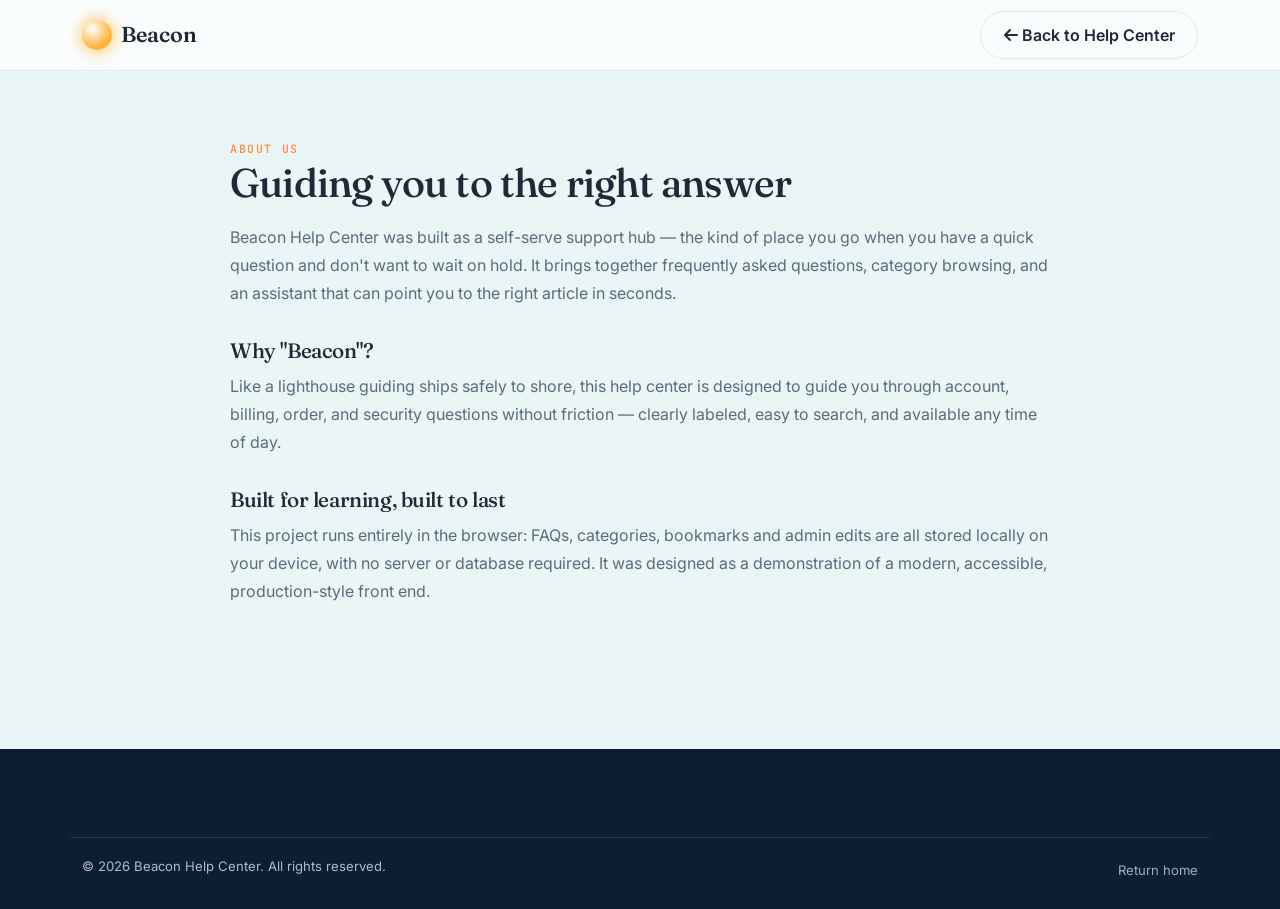
<file: about.html>
<!DOCTYPE html>
<html lang="en" data-theme="light">
<head>
<meta charset="UTF-8">
<meta name="viewport" content="width=device-width, initial-scale=1.0">
<title>About — Beacon Help Center</title>
<link href="https://fonts.googleapis.com/css2?family=Fraunces:wght@400;500;600;700&family=Inter:wght@400;500;600;700&family=JetBrains+Mono:wght@500&display=swap" rel="stylesheet">
<link href="https://cdnjs.cloudflare.com/ajax/libs/bootstrap/5.3.3/css/bootstrap.min.css" rel="stylesheet">
<link href="https://cdnjs.cloudflare.com/ajax/libs/font-awesome/6.5.2/css/all.min.css" rel="stylesheet">
<link rel="stylesheet" href="style.css">
</head>
<body>
<nav class="navbar navbar-beacon navbar-expand-lg">
  <div class="container">
    <a class="brand-mark" href="index.html"><span class="lamp"></span> Beacon</a>
    <a href="index.html" class="btn btn-outline-beacon" style="color:var(--text); border-color:var(--border);"><i class="fa-solid fa-arrow-left me-1"></i>Back to Help Center</a>
  </div>
</nav>
<div class="container static-page">
  <span class="eyebrow">ABOUT US</span>
  <h1>Guiding you to the right answer</h1>
  <p>Beacon Help Center was built as a self-serve support hub — the kind of place you go when you have a quick question and don't want to wait on hold. It brings together frequently asked questions, category browsing, and an assistant that can point you to the right article in seconds.</p>
  <h2>Why "Beacon"?</h2>
  <p>Like a lighthouse guiding ships safely to shore, this help center is designed to guide you through account, billing, order, and security questions without friction — clearly labeled, easy to search, and available any time of day.</p>
  <h2>Built for learning, built to last</h2>
  <p>This project runs entirely in the browser: FAQs, categories, bookmarks and admin edits are all stored locally on your device, with no server or database required. It was designed as a demonstration of a modern, accessible, production-style front end.</p>
</div>
<footer class="footer-beacon">
  <div class="container footer-bottom">
    <span>&copy; 2026 Beacon Help Center. All rights reserved.</span>
    <a href="index.html">Return home</a>
  </div>
</footer>
</body>
</html>
</file>
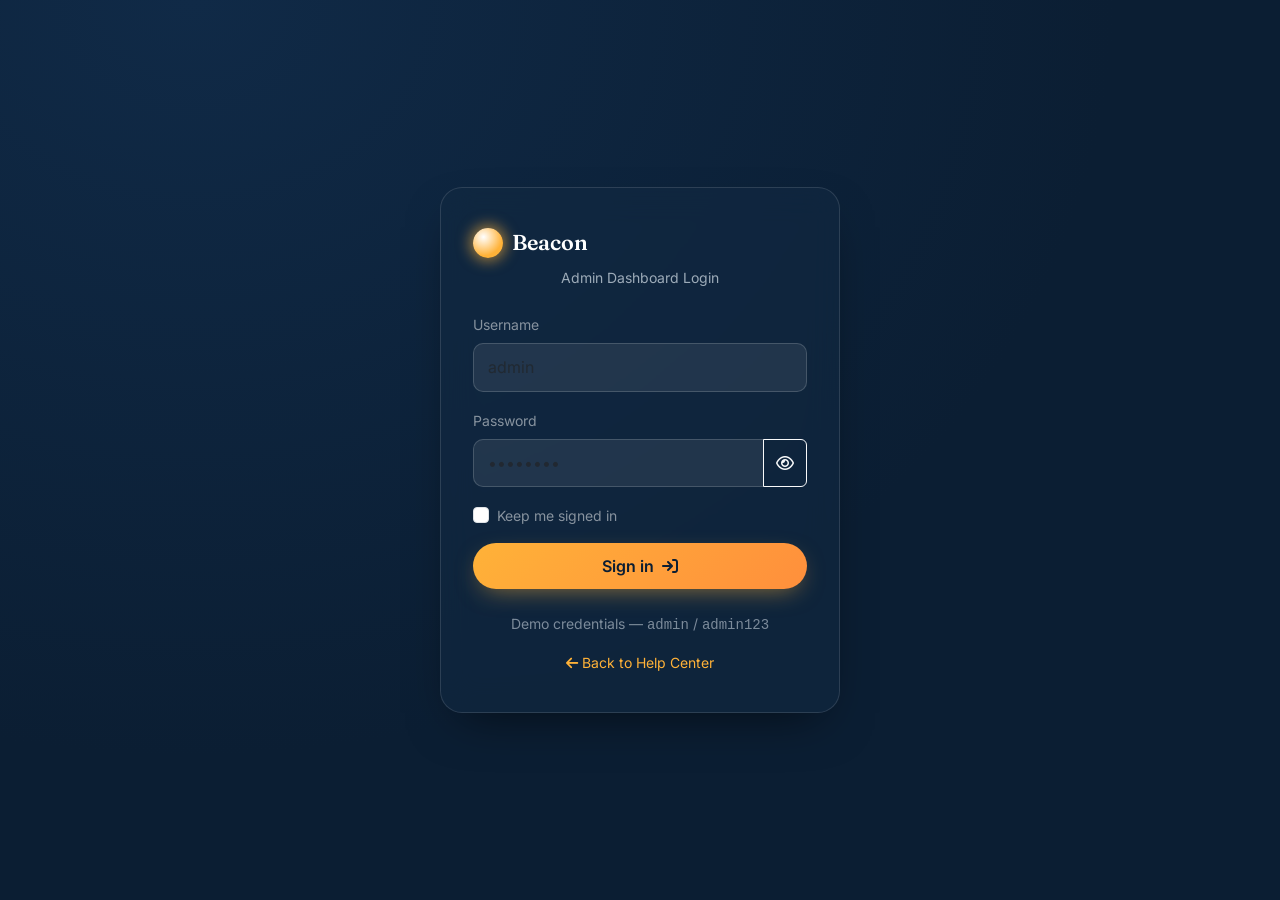
<file: login.html>
<!DOCTYPE html>
<html lang="en" data-theme="light">
<head>
<meta charset="UTF-8">
<meta name="viewport" content="width=device-width, initial-scale=1.0">
<title>Admin Login — Beacon Help Center</title>
<link href="https://fonts.googleapis.com/css2?family=Fraunces:wght@500;600;700&family=Inter:wght@400;500;600;700&family=JetBrains+Mono:wght@500&display=swap" rel="stylesheet">
<link href="https://cdnjs.cloudflare.com/ajax/libs/bootstrap/5.3.3/css/bootstrap.min.css" rel="stylesheet">
<link href="https://cdnjs.cloudflare.com/ajax/libs/font-awesome/6.5.2/css/all.min.css" rel="stylesheet">
<link rel="stylesheet" href="style.css">
<link rel="stylesheet" href="admin.css">
</head>
<body data-theme="dark" style="background:var(--deep-sea);">
<div class="login-shell">
  <div class="beam-sweep" aria-hidden="true"></div>
  <div class="login-card" data-aos="fade-up">
    <a href="index.html" class="brand-mark justify-content-center mb-2" style="color:#fff;"><span class="lamp"></span> Beacon</a>
    <p class="text-center small mb-4" style="color:rgba(234,242,250,.65)">Admin Dashboard Login</p>

    <div id="loginAlert" class="alert alert-danger py-2 small d-none" role="alert"></div>

    <form id="loginForm">
      <div class="mb-3">
        <label class="form-label small text-white-50">Username</label>
        <input type="text" class="form-control" id="loginUser" placeholder="admin" autocomplete="username" required>
      </div>
      <div class="mb-3">
        <label class="form-label small text-white-50">Password</label>
        <div class="input-group">
          <input type="password" class="form-control" id="loginPass" placeholder="••••••••" autocomplete="current-password" required>
          <button class="btn btn-outline-light" type="button" id="togglePass"><i class="fa-regular fa-eye"></i></button>
        </div>
      </div>
      <div class="form-check mb-3">
        <input class="form-check-input" type="checkbox" id="rememberMe">
        <label class="form-check-label small text-white-50" for="rememberMe">Keep me signed in</label>
      </div>
      <button type="submit" class="btn btn-beacon w-100 ripple">Sign in <i class="fa-solid fa-arrow-right-to-bracket ms-1"></i></button>
    </form>
    <p class="text-center small mt-4" style="color:rgba(234,242,250,.5)">
      Demo credentials — <span class="font-monospace">admin</span> / <span class="font-monospace">admin123</span>
    </p>
    <a href="index.html" class="d-block text-center small mt-2" style="color:var(--beacon-amber);"><i class="fa-solid fa-arrow-left me-1"></i>Back to Help Center</a>
  </div>
</div>

<div class="toast-stack" id="toastStack"></div>

<script src="https://cdnjs.cloudflare.com/ajax/libs/bootstrap/5.3.3/js/bootstrap.bundle.min.js"></script>
<script src="admin.js"></script>
</body>
</html>
</file>
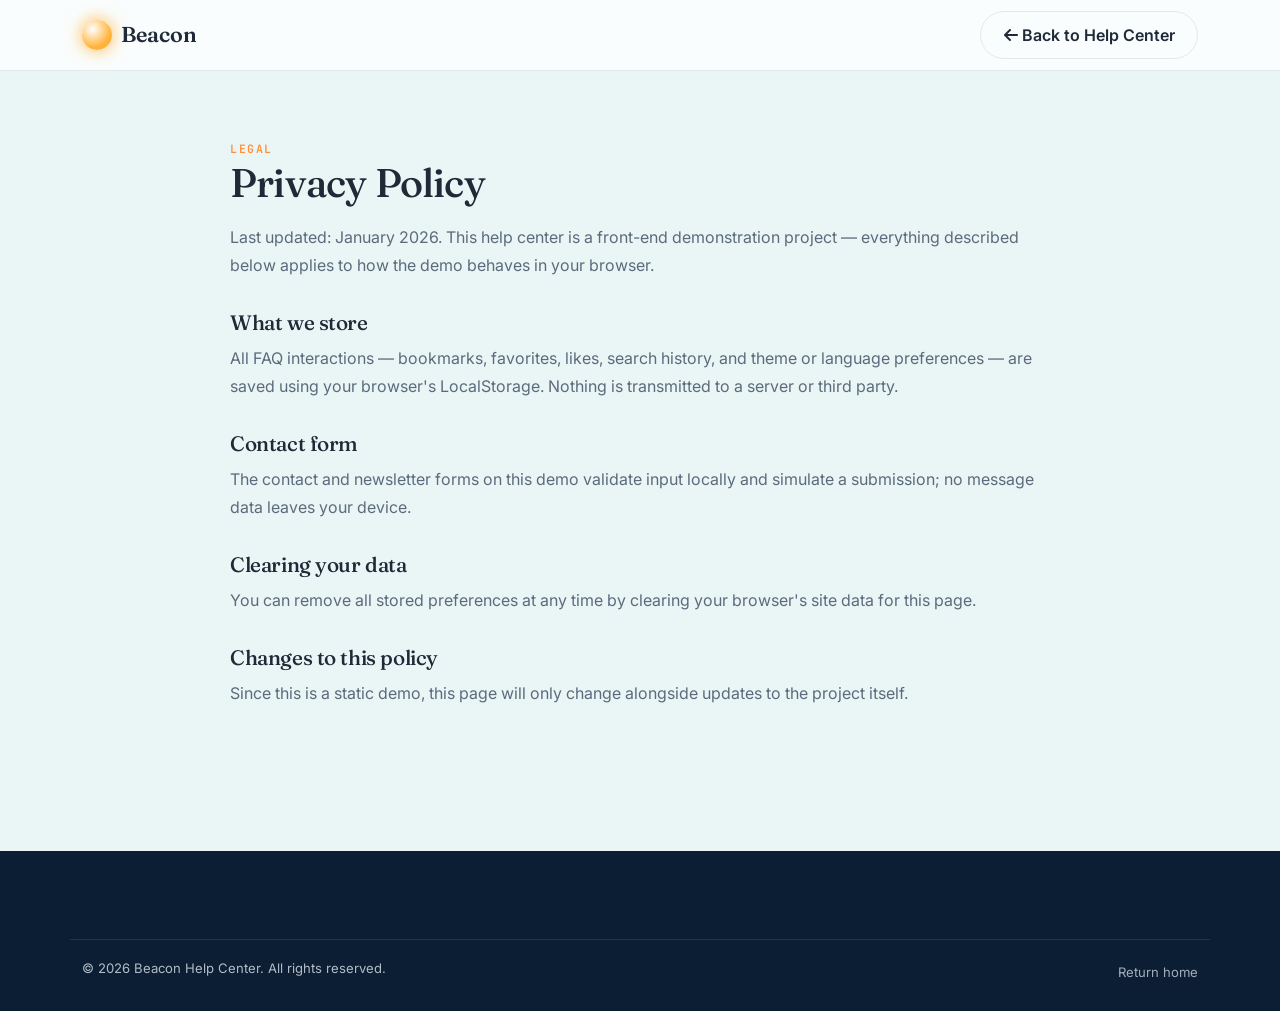
<file: privacy.html>
<!DOCTYPE html>
<html lang="en" data-theme="light">
<head>
<meta charset="UTF-8">
<meta name="viewport" content="width=device-width, initial-scale=1.0">
<title>Privacy Policy — Beacon Help Center</title>
<link href="https://fonts.googleapis.com/css2?family=Fraunces:wght@400;500;600;700&family=Inter:wght@400;500;600;700&family=JetBrains+Mono:wght@500&display=swap" rel="stylesheet">
<link href="https://cdnjs.cloudflare.com/ajax/libs/bootstrap/5.3.3/css/bootstrap.min.css" rel="stylesheet">
<link href="https://cdnjs.cloudflare.com/ajax/libs/font-awesome/6.5.2/css/all.min.css" rel="stylesheet">
<link rel="stylesheet" href="style.css">
</head>
<body>
<nav class="navbar navbar-beacon navbar-expand-lg">
  <div class="container">
    <a class="brand-mark" href="index.html"><span class="lamp"></span> Beacon</a>
    <a href="index.html" class="btn btn-outline-beacon" style="color:var(--text); border-color:var(--border);"><i class="fa-solid fa-arrow-left me-1"></i>Back to Help Center</a>
  </div>
</nav>
<div class="container static-page">
  <span class="eyebrow">LEGAL</span>
  <h1>Privacy Policy</h1>
  <p>Last updated: January 2026. This help center is a front-end demonstration project — everything described below applies to how the demo behaves in your browser.</p>
  <h2>What we store</h2>
  <p>All FAQ interactions — bookmarks, favorites, likes, search history, and theme or language preferences — are saved using your browser's LocalStorage. Nothing is transmitted to a server or third party.</p>
  <h2>Contact form</h2>
  <p>The contact and newsletter forms on this demo validate input locally and simulate a submission; no message data leaves your device.</p>
  <h2>Clearing your data</h2>
  <p>You can remove all stored preferences at any time by clearing your browser's site data for this page.</p>
  <h2>Changes to this policy</h2>
  <p>Since this is a static demo, this page will only change alongside updates to the project itself.</p>
</div>
<footer class="footer-beacon">
  <div class="container footer-bottom">
    <span>&copy; 2026 Beacon Help Center. All rights reserved.</span>
    <a href="index.html">Return home</a>
  </div>
</footer>
</body>
</html>
</file>
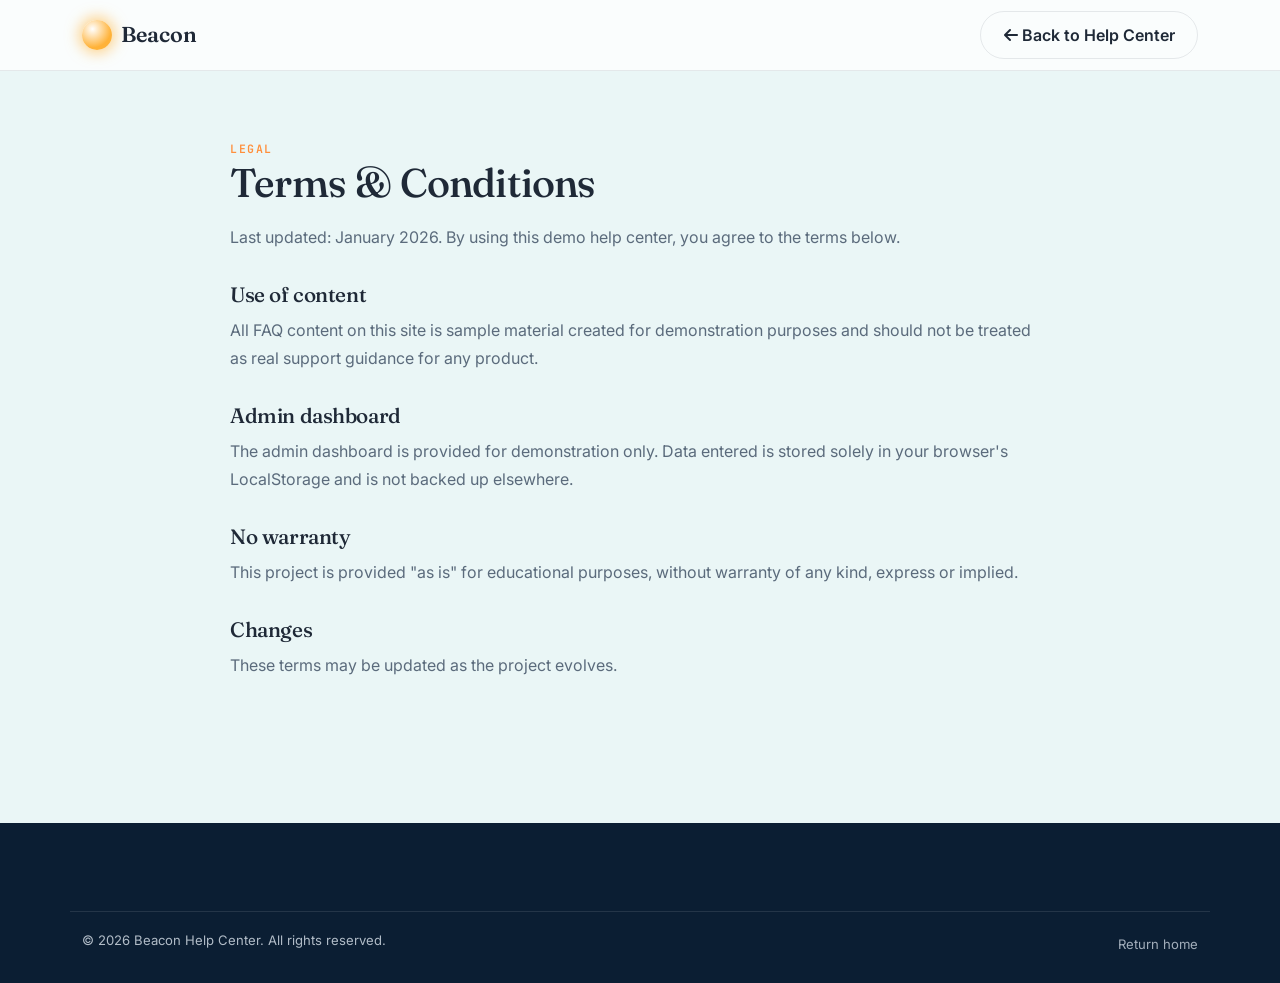
<file: terms.html>
<!DOCTYPE html>
<html lang="en" data-theme="light">
<head>
<meta charset="UTF-8">
<meta name="viewport" content="width=device-width, initial-scale=1.0">
<title>Terms &amp; Conditions — Beacon Help Center</title>
<link href="https://fonts.googleapis.com/css2?family=Fraunces:wght@400;500;600;700&family=Inter:wght@400;500;600;700&family=JetBrains+Mono:wght@500&display=swap" rel="stylesheet">
<link href="https://cdnjs.cloudflare.com/ajax/libs/bootstrap/5.3.3/css/bootstrap.min.css" rel="stylesheet">
<link href="https://cdnjs.cloudflare.com/ajax/libs/font-awesome/6.5.2/css/all.min.css" rel="stylesheet">
<link rel="stylesheet" href="style.css">
</head>
<body>
<nav class="navbar navbar-beacon navbar-expand-lg">
  <div class="container">
    <a class="brand-mark" href="index.html"><span class="lamp"></span> Beacon</a>
    <a href="index.html" class="btn btn-outline-beacon" style="color:var(--text); border-color:var(--border);"><i class="fa-solid fa-arrow-left me-1"></i>Back to Help Center</a>
  </div>
</nav>
<div class="container static-page">
  <span class="eyebrow">LEGAL</span>
  <h1>Terms &amp; Conditions</h1>
  <p>Last updated: January 2026. By using this demo help center, you agree to the terms below.</p>
  <h2>Use of content</h2>
  <p>All FAQ content on this site is sample material created for demonstration purposes and should not be treated as real support guidance for any product.</p>
  <h2>Admin dashboard</h2>
  <p>The admin dashboard is provided for demonstration only. Data entered is stored solely in your browser's LocalStorage and is not backed up elsewhere.</p>
  <h2>No warranty</h2>
  <p>This project is provided "as is" for educational purposes, without warranty of any kind, express or implied.</p>
  <h2>Changes</h2>
  <p>These terms may be updated as the project evolves.</p>
</div>
<footer class="footer-beacon">
  <div class="container footer-bottom">
    <span>&copy; 2026 Beacon Help Center. All rights reserved.</span>
    <a href="index.html">Return home</a>
  </div>
</footer>
</body>
</html>
</file>
<file: style.css>
/* ==========================================================================
   Beacon Help Center — style.css
   Design tokens: "Beacon" theme — a lighthouse guiding you to answers.
   Deep Sea (bg) + Beacon Amber (signature accent) + Sea Foam (light bg)
   Display: Fraunces / Body: Inter / Utility-Mono: JetBrains Mono
   ========================================================================== */

:root{
  --deep-sea:      #0B1E33;
  --deep-sea-2:    #102A47;
  --beacon-amber:  #FFB238;
  --beacon-amber-2:#FF8F3C;
  --sea-foam:      #EAF6F6;
  --slate-ink:     #1F2937;
  --slate-soft:    #5B6B7C;
  --coral:         #FF6B6B;
  --mint:          #35C99B;
  --white:         #ffffff;
  --card-radius:   18px;
  --card-radius-sm:12px;
  --shadow-soft:   0 10px 30px -12px rgba(11,30,51,.25);
  --shadow-amber:  0 8px 24px -8px rgba(255,178,56,.55);

  --bg:            var(--sea-foam);
  --surface:       #ffffff;
  --text:          var(--slate-ink);
  --text-muted:    var(--slate-soft);
  --border:        rgba(11,30,51,.09);
  --nav-bg:        rgba(255,255,255,.75);

  --font-display: "Fraunces", Georgia, serif;
  --font-body: "Inter", system-ui, -apple-system, sans-serif;
  --font-mono: "JetBrains Mono", ui-monospace, monospace;
}

[data-theme="dark"]{
  --bg:            var(--deep-sea);
  --surface:       #122841;
  --text:          #EAF2FA;
  --text-muted:    #93A6BC;
  --border:        rgba(255,255,255,.09);
  --nav-bg:        rgba(11,30,51,.75);
}

*{ box-sizing: border-box; }
html{ scroll-behavior: smooth; }
body{
  margin:0;
  font-family: var(--font-body);
  background: var(--bg);
  color: var(--text);
  transition: background .35s ease, color .35s ease;
  -webkit-font-smoothing: antialiased;
}
h1,h2,h3,h4,.display{ font-family: var(--font-display); letter-spacing: -.02em; }
.eyebrow{
  font-family: var(--font-mono);
  font-size: .72rem;
  letter-spacing: .14em;
  text-transform: uppercase;
  color: var(--beacon-amber-2);
  font-weight: 600;
}
a{ color: inherit; text-decoration: none; }
::selection{ background: var(--beacon-amber); color: var(--deep-sea); }

:focus-visible{
  outline: 3px solid var(--beacon-amber);
  outline-offset: 2px;
  border-radius: 4px;
}
@media (prefers-reduced-motion: reduce){
  *{ animation-duration: .001ms !important; animation-iteration-count: 1 !important; transition-duration: .001ms !important; scroll-behavior: auto !important; }
}

/* ---------- Loading Screen ---------- */
#loading-screen{
  position: fixed; inset: 0; z-index: 9999;
  display: flex; align-items: center; justify-content: center;
  background: var(--deep-sea);
  transition: opacity .5s ease, visibility .5s ease;
}
#loading-screen.hidden{ opacity: 0; visibility: hidden; }
.beacon-loader{ position: relative; width: 90px; height: 90px; }
.beacon-loader .core{
  position:absolute; inset:35px; border-radius:50%;
  background: radial-gradient(circle at 40% 35%, #fff, var(--beacon-amber) 60%);
  box-shadow: 0 0 30px 8px rgba(255,178,56,.7);
}
.beacon-loader .ring{
  position:absolute; inset:0; border-radius:50%;
  border: 2px solid rgba(255,178,56,.55);
  animation: beacon-pulse 1.6s ease-out infinite;
}
.beacon-loader .ring:nth-child(2){ animation-delay: .5s; }
.beacon-loader .ring:nth-child(3){ animation-delay: 1s; }
@keyframes beacon-pulse{
  0%{ transform: scale(.4); opacity: 1; }
  100%{ transform: scale(1.4); opacity: 0; }
}

/* ---------- Reading Progress Bar ---------- */
#reading-progress{
  position: fixed; top:0; left:0; height:3px; width:0%;
  background: linear-gradient(90deg, var(--beacon-amber), var(--coral));
  z-index: 2000; transition: width .1s linear;
}

/* ---------- Navbar ---------- */
.navbar-beacon{
  position: sticky; top:0; z-index: 1030;
  backdrop-filter: blur(14px);
  background: var(--nav-bg);
  border-bottom: 1px solid var(--border);
  padding: .7rem 0;
}
.brand-mark{
  display:inline-flex; align-items:center; gap:.55rem;
  font-family: var(--font-display); font-weight: 600; font-size: 1.35rem;
}
.brand-mark .lamp{
  width: 30px; height: 30px; border-radius: 50%;
  background: radial-gradient(circle at 35% 30%, #fff, var(--beacon-amber) 65%);
  box-shadow: 0 0 14px 3px rgba(255,178,56,.6);
}
.navbar-beacon .nav-link{
  font-weight: 500; color: var(--text) !important; opacity:.8;
  padding: .5rem .9rem !important; border-radius: 999px;
}
.navbar-beacon .nav-link:hover, .navbar-beacon .nav-link.active{ opacity:1; background: rgba(255,178,56,.14); }
.icon-btn{
  width:40px; height:40px; border-radius:50%;
  display:inline-flex; align-items:center; justify-content:center;
  border:1px solid var(--border); background: var(--surface); color: var(--text);
  cursor:pointer; transition: transform .2s ease, box-shadow .2s ease;
}
.icon-btn:hover{ transform: translateY(-2px); box-shadow: var(--shadow-soft); }
.theme-toggle .fa-sun{ display:none; }
[data-theme="dark"] .theme-toggle .fa-sun{ display:inline; }
[data-theme="dark"] .theme-toggle .fa-moon{ display:none; }

/* ---------- Hero ---------- */
.hero{
  position: relative; overflow: hidden;
  background: radial-gradient(120% 140% at 15% 0%, var(--deep-sea-2), var(--deep-sea) 60%);
  color: #fff; padding: 7rem 0 9rem;
}
.hero::before{
  content:""; position:absolute; inset:0;
  background-image:
    radial-gradient(1.5px 1.5px at 20% 30%, rgba(255,255,255,.5) 50%, transparent 51%),
    radial-gradient(1.5px 1.5px at 70% 60%, rgba(255,255,255,.35) 50%, transparent 51%),
    radial-gradient(1.5px 1.5px at 40% 80%, rgba(255,255,255,.3) 50%, transparent 51%),
    radial-gradient(1.5px 1.5px at 85% 20%, rgba(255,255,255,.4) 50%, transparent 51%);
  opacity:.6; pointer-events:none;
}
.hero .beam-sweep{
  position:absolute; top:-20%; left:50%; width:180%; height:180%;
  background: conic-gradient(from 200deg at 50% 0%, transparent 0deg, rgba(255,178,56,.16) 18deg, transparent 40deg);
  transform: translateX(-50%);
  animation: sweep 7s linear infinite;
  pointer-events:none;
}
@keyframes sweep{ 0%{ transform: translateX(-50%) rotate(0deg);} 100%{ transform: translateX(-50%) rotate(360deg);} }
.hero h1{ font-size: clamp(2.2rem, 5vw, 3.6rem); font-weight:600; line-height:1.08; }
.hero .lede{ color: rgba(234,242,250,.78); font-size: 1.1rem; max-width: 620px; }

.search-beacon{ position:relative; max-width: 640px; }
.search-beacon input{
  width:100%; padding: 1.05rem 1.4rem 1.05rem 3.2rem;
  border-radius: 999px; border: none; font-size: 1rem;
  background: rgba(255,255,255,.96); color: var(--slate-ink);
  box-shadow: var(--shadow-soft);
}
.search-beacon input:focus{ outline: none; box-shadow: 0 0 0 4px rgba(255,178,56,.45); }
.search-beacon .fa-magnifying-glass{ position:absolute; left:1.3rem; top:50%; transform: translateY(-50%); color: var(--slate-soft); }
.search-beacon .mic-btn{
  position:absolute; right: .4rem; top:50%; transform: translateY(-50%);
  width:44px; height:44px; border-radius:50%; border:none; cursor:pointer;
  background: var(--beacon-amber); color: var(--deep-sea); display:flex; align-items:center; justify-content:center;
  box-shadow: var(--shadow-amber);
}
.search-beacon .mic-btn.listening{ animation: mic-pulse 1s ease-in-out infinite; background: var(--coral); color:#fff; }
@keyframes mic-pulse{ 0%,100%{ box-shadow: 0 0 0 0 rgba(255,107,107,.5);} 50%{ box-shadow: 0 0 0 10px rgba(255,107,107,0);} }

.suggestions-panel{
  position:absolute; left:0; right:0; top:calc(100% + 10px);
  background: var(--surface); border-radius: 16px; box-shadow: var(--shadow-soft);
  overflow:hidden; z-index: 50; text-align:left; display:none; border: 1px solid var(--border);
}
.suggestions-panel.show{ display:block; }
.suggestions-panel .sugg-item{
  padding:.7rem 1.1rem; cursor:pointer; display:flex; justify-content:space-between; gap:.5rem;
  color: var(--text); font-size:.92rem; border-bottom:1px solid var(--border);
}
.suggestions-panel .sugg-item:last-child{ border-bottom:none; }
.suggestions-panel .sugg-item:hover{ background: rgba(255,178,56,.12); }
.suggestions-panel .sugg-item mark{ background: rgba(255,178,56,.5); color: inherit; padding:0 2px; border-radius:3px; }

.hero-stats{ display:flex; gap:2.2rem; margin-top: 2.4rem; flex-wrap:wrap; }
.hero-stats .stat b{ font-family: var(--font-display); font-size: 1.6rem; display:block; }
.hero-stats .stat span{ color: rgba(234,242,250,.65); font-size:.82rem; }

/* ---------- Section shells ---------- */
.section-head{ max-width: 640px; margin: 0 auto 2.6rem; text-align:center; }
.section-pad{ padding: 5rem 0; }

/* ---------- Category cards ---------- */
.cat-card{
  background: var(--surface); border-radius: var(--card-radius);
  border: 1px solid var(--border); padding: 1.6rem 1.3rem;
  cursor:pointer; height:100%; transition: transform .25s ease, box-shadow .25s ease, border-color .25s ease;
}
.cat-card:hover{ transform: translateY(-6px); box-shadow: var(--shadow-soft); border-color: var(--beacon-amber); }
.cat-card .cat-icon{
  width:52px; height:52px; border-radius: 14px; display:flex; align-items:center; justify-content:center;
  background: linear-gradient(135deg, var(--beacon-amber), var(--beacon-amber-2)); color: var(--deep-sea);
  font-size: 1.2rem; margin-bottom: 1rem;
}
.cat-card.active{ border-color: var(--beacon-amber); box-shadow: var(--shadow-amber); }
.cat-card h5{ margin:0 0 .2rem; font-size:1.02rem; }
.cat-card .count{ font-family: var(--font-mono); font-size:.78rem; color: var(--text-muted); }

/* ---------- Glass panel (filters / search bar of FAQ section) ---------- */
.glass-panel{
  background: var(--surface); border: 1px solid var(--border); border-radius: var(--card-radius);
  padding: 1.1rem 1.3rem; box-shadow: var(--shadow-soft);
}
.filter-chip{
  border:1px solid var(--border); background: var(--bg); color: var(--text);
  border-radius: 999px; padding: .4rem .95rem; font-size:.85rem; cursor:pointer;
  transition: all .2s ease;
}
.filter-chip.active, .filter-chip:hover{ background: var(--beacon-amber); border-color: var(--beacon-amber); color: var(--deep-sea); }

/* ---------- FAQ accordion ---------- */
.faq-accordion .accordion-item{
  background: var(--surface); border: 1px solid var(--border); border-radius: var(--card-radius-sm) !important;
  margin-bottom: .8rem; overflow:hidden;
}
.faq-accordion .accordion-button{
  background: var(--surface); color: var(--text); font-weight:600; font-size: 1rem;
  box-shadow:none; padding: 1.1rem 1.3rem;
}
.faq-accordion .accordion-button:not(.collapsed){ color: var(--beacon-amber-2); background: rgba(255,178,56,.08); }
.faq-accordion .accordion-button:focus{ box-shadow:none; }
.faq-accordion .accordion-button::after{ filter: none; }
.faq-accordion .accordion-body{ padding: 0 1.3rem 1.3rem; color: var(--text-muted); }
.faq-meta{ display:flex; flex-wrap:wrap; gap:.5rem; margin: .8rem 0; }
.faq-meta .badge-tag{
  font-family: var(--font-mono); font-size:.7rem; padding:.28rem .6rem; border-radius:999px;
  background: var(--bg); color: var(--text-muted); border:1px solid var(--border);
}
.faq-actions{ display:flex; align-items:center; gap:.4rem; flex-wrap:wrap; margin-top: .6rem; }
.faq-actions button{
  border:1px solid var(--border); background: var(--surface); color: var(--text-muted);
  border-radius: 999px; padding:.35rem .75rem; font-size:.78rem; cursor:pointer; display:inline-flex; align-items:center; gap:.35rem;
  transition: all .2s ease;
}
.faq-actions button:hover{ color: var(--deep-sea); background: var(--beacon-amber); border-color: var(--beacon-amber); }
.faq-actions button.is-active{ color:#fff; background: var(--coral); border-color: var(--coral); }
.faq-stat{ font-family: var(--font-mono); font-size:.72rem; color: var(--text-muted); }

/* No results */
.no-results{ text-align:center; padding: 3rem 1rem; }
.no-results .lamp-off{ font-size: 3.2rem; color: var(--text-muted); }

/* ---------- Skeleton ---------- */
.skeleton{ border-radius: var(--card-radius-sm); background: linear-gradient(90deg, var(--border) 25%, rgba(255,178,56,.15) 37%, var(--border) 63%); background-size: 400% 100%; animation: sk 1.4s ease infinite; height: 62px; margin-bottom:.8rem; }
@keyframes sk{ 0%{ background-position: 100% 50%; } 100%{ background-position: 0 50%; } }

/* ---------- Buttons ---------- */
.btn-beacon{
  background: linear-gradient(135deg, var(--beacon-amber), var(--beacon-amber-2));
  color: var(--deep-sea); border:none; font-weight:600; border-radius: 999px; padding:.7rem 1.5rem;
  box-shadow: var(--shadow-amber); position:relative; overflow:hidden;
}
.btn-beacon:hover{ color: var(--deep-sea); filter: brightness(1.05); }
.btn-outline-beacon{
  background: transparent; border: 1.5px solid rgba(255,255,255,.5); color:#fff; border-radius:999px; padding:.68rem 1.4rem; font-weight:600;
}
/* ripple */
.ripple{ position: relative; overflow: hidden; }
.ripple-el{ position:absolute; border-radius:50%; background: rgba(255,255,255,.55); transform: scale(0); animation: ripple .6s ease-out; pointer-events:none; }
@keyframes ripple{ to{ transform: scale(3); opacity:0; } }

/* ---------- Contact / Newsletter ---------- */
.contact-card{ background: var(--surface); border:1px solid var(--border); border-radius: var(--card-radius); padding: 2rem; box-shadow: var(--shadow-soft); }
.form-control, .form-select{
  background: var(--bg); border:1px solid var(--border); color: var(--text); border-radius: 10px; padding:.7rem .9rem;
}
.form-control:focus, .form-select:focus{ background: var(--bg); color: var(--text); border-color: var(--beacon-amber); box-shadow: 0 0 0 3px rgba(255,178,56,.25); }
.invalid-feedback{ display:none; color: var(--coral); font-size:.8rem; }
.was-validated .form-control:invalid ~ .invalid-feedback,
.form-control.is-invalid ~ .invalid-feedback{ display:block; }
.form-control.is-valid{ border-color: var(--mint); }
.form-control.is-invalid{ border-color: var(--coral); }

/* ---------- Footer ---------- */
.footer-beacon{ background: var(--deep-sea); color: rgba(234,242,250,.75); padding: 3.5rem 0 1.5rem; margin-top: 4rem; }
.footer-beacon h6{ color:#fff; font-family: var(--font-display); }
.footer-beacon a{ color: rgba(234,242,250,.68); display:block; padding:.25rem 0; }
.footer-beacon a:hover{ color: var(--beacon-amber); }
.footer-bottom{ border-top:1px solid rgba(255,255,255,.1); margin-top:2rem; padding-top:1.2rem; font-size:.82rem; display:flex; flex-wrap:wrap; justify-content:space-between; gap:.6rem; }
.social-dot{ width:38px; height:38px; border-radius:50%; border:1px solid rgba(255,255,255,.18); display:inline-flex; align-items:center; justify-content:center; margin-right:.5rem; }
.social-dot:hover{ background: var(--beacon-amber); color: var(--deep-sea); border-color: var(--beacon-amber); }

/* ---------- Back to top ---------- */
#back-to-top{
  position: fixed; bottom: 5.5rem; right: 1.5rem; z-index: 900;
  width:46px; height:46px; border-radius:50%; border:none;
  background: var(--beacon-amber); color: var(--deep-sea); box-shadow: var(--shadow-amber);
  display:flex; align-items:center; justify-content:center; opacity:0; visibility:hidden; transform: translateY(10px);
  transition: all .3s ease;
}
#back-to-top.show{ opacity:1; visibility:visible; transform:none; }

/* ---------- Chatbot ---------- */
#chatbot-toggle{
  position: fixed; bottom: 1.5rem; right: 1.5rem; z-index: 950;
  width:60px; height:60px; border-radius:50%; border:none; cursor:pointer;
  background: radial-gradient(circle at 35% 30%, #fff, var(--beacon-amber) 65%);
  box-shadow: var(--shadow-amber); font-size:1.3rem; color: var(--deep-sea);
  display:flex; align-items:center; justify-content:center;
  animation: float 3s ease-in-out infinite;
}
@keyframes float{ 0%,100%{ transform: translateY(0);} 50%{ transform: translateY(-6px);} }
#chatbot-panel{
  position: fixed; bottom: 6.2rem; right: 1.5rem; width: 340px; max-width: 90vw; height: 460px;
  background: var(--surface); border-radius: 18px; box-shadow: var(--shadow-soft); border:1px solid var(--border);
  display:flex; flex-direction:column; overflow:hidden; z-index: 940;
  transform: translateY(20px) scale(.96); opacity:0; visibility:hidden; transition: all .25s ease;
}
#chatbot-panel.open{ transform:none; opacity:1; visibility:visible; }
.chat-head{ background: linear-gradient(135deg, var(--deep-sea), var(--deep-sea-2)); color:#fff; padding: .9rem 1.1rem; display:flex; align-items:center; gap:.6rem; }
.chat-body{ flex:1; overflow-y:auto; padding: 1rem; display:flex; flex-direction:column; gap:.6rem; }
.chat-msg{ max-width: 85%; padding:.55rem .8rem; border-radius: 14px; font-size:.86rem; line-height:1.4; }
.chat-msg.bot{ background: var(--bg); align-self:flex-start; border-bottom-left-radius:4px; }
.chat-msg.user{ background: var(--beacon-amber); color: var(--deep-sea); align-self:flex-end; border-bottom-right-radius:4px; }
.chat-msg .chip-link{ display:inline-block; margin-top:.4rem; font-size:.76rem; text-decoration:underline; cursor:pointer; }
.chat-foot{ padding: .7rem; border-top:1px solid var(--border); display:flex; gap:.5rem; }
.chat-foot input{ flex:1; border-radius:999px; border:1px solid var(--border); padding:.5rem .9rem; background: var(--bg); color: var(--text); }
.chat-foot button{ border:none; background: var(--beacon-amber); color: var(--deep-sea); width:38px; height:38px; border-radius:50%; }

/* ---------- Toasts ---------- */
.toast-stack{ position: fixed; top: 5.2rem; right: 1.2rem; z-index: 2100; display:flex; flex-direction:column; gap:.6rem; }

/* ---------- Utility pages ---------- */
.static-page{ padding: 4rem 0; max-width: 820px; margin:0 auto; }
.static-page h1{ margin-bottom: 1rem; }
.static-page h2{ margin-top:2rem; font-size:1.3rem; }
.static-page p{ color: var(--text-muted); line-height:1.75; }

/* ---------- Misc ---------- */
.gradient-text{ background: linear-gradient(135deg, var(--beacon-amber), var(--coral)); -webkit-background-clip:text; background-clip:text; color:transparent; }
.rec-viewed-strip img, .avatar-fallback{ display:none; }
.custom-cursor{ position: fixed; width:18px; height:18px; border-radius:50%; border:2px solid var(--beacon-amber); pointer-events:none; z-index:9998; transition: transform .08s linear, opacity .2s; mix-blend-mode: difference; display:none; }
@media (hover:hover) and (pointer:fine){ .custom-cursor{ display:block; } }

@media (max-width: 767px){
  .hero{ padding: 4.5rem 0 6rem; text-align:center; }
  .search-beacon{ margin:0 auto; }
  .hero-stats{ justify-content:center; }
  #chatbot-panel{ right: .5rem; left:.5rem; width:auto; }
}
</file>
<file: admin.css>
/* ==========================================================================
   admin.css — Admin Dashboard & Login styles (extends style.css tokens)
   ========================================================================== */

/* ---------- Login ---------- */
.login-shell{
  min-height: 100vh; display:flex; align-items:center; justify-content:center;
  position: relative; overflow:hidden; padding: 2rem 1rem;
  background: radial-gradient(120% 140% at 15% 0%, var(--deep-sea-2), var(--deep-sea) 60%);
}
.login-card{
  position: relative; z-index: 2; width: 100%; max-width: 400px;
  background: rgba(18,40,65,.65); backdrop-filter: blur(16px);
  border: 1px solid rgba(255,255,255,.12); border-radius: 22px;
  padding: 2.4rem 2rem; box-shadow: 0 20px 50px -20px rgba(0,0,0,.6);
}
.login-card .form-control{ background: rgba(255,255,255,.08); border-color: rgba(255,255,255,.16); color:#fff; }
.login-card .form-control:focus{ background: rgba(255,255,255,.12); border-color: var(--beacon-amber); box-shadow: 0 0 0 3px rgba(255,178,56,.25); }
.login-card .input-group-text{ display:none; }

/* ---------- Admin shell / sidebar ---------- */
.admin-shell{ display:flex; min-height:100vh; background: var(--bg); }
.admin-sidebar{
  width: 250px; flex-shrink:0; background: var(--deep-sea); color:#fff;
  display:flex; flex-direction:column; position: sticky; top:0; height:100vh;
  transition: transform .3s ease; z-index: 1050;
}
.admin-sidebar .brand-mark{ text-decoration:none; }
.admin-nav{ padding: .5rem; display:flex; flex-direction:column; gap:.2rem; }
.admin-nav-link{
  color: rgba(234,242,250,.75); padding: .65rem .9rem; border-radius: 10px;
  display:flex; align-items:center; gap:.7rem; font-size:.9rem; cursor:pointer;
}
.msg-badge{
  margin-left:auto; background: var(--coral); color:#fff; font-size:.68rem; font-weight:700;
  min-width:20px; height:20px; border-radius:999px; display:flex; align-items:center; justify-content:center; padding:0 .35rem;
}
.admin-nav-link i{ width:18px; text-align:center; }
.admin-nav-link:hover{ background: rgba(255,255,255,.06); color:#fff; }
.admin-nav-link.active{ background: rgba(255,178,56,.16); color: var(--beacon-amber); font-weight:600; }

.admin-main{ flex:1; min-width:0; }
.admin-topbar{
  position: sticky; top:0; z-index: 900; background: var(--surface); border-bottom: 1px solid var(--border);
  padding: .9rem 1.4rem; display:flex; align-items:center; gap: 1rem;
}
.admin-avatar{ width:38px; height:38px; border-radius:50%; background: var(--beacon-amber); color: var(--deep-sea); display:flex; align-items:center; justify-content:center; }
.admin-content{ padding: 1.4rem; }

/* ---------- Stat cards ---------- */
.stat-card{
  background: var(--surface); border:1px solid var(--border); border-radius: 16px;
  padding: 1.1rem 1.2rem; display:flex; align-items:center; gap:.9rem; height:100%;
}
.stat-card i{ font-size:1.3rem; width:46px; height:46px; border-radius:12px; display:flex; align-items:center; justify-content:center; background: rgba(255,178,56,.15); color: var(--beacon-amber-2); }
.stat-card b{ display:block; font-family: var(--font-display); font-size:1.4rem; }
.stat-card span{ font-size:.78rem; color: var(--text-muted); }

.admin-panel{ background: var(--surface); border:1px solid var(--border); border-radius: 16px; padding: 1.2rem; }
.admin-panel h6{ font-family: var(--font-display); margin-bottom:1rem; }

/* ---------- Tables ---------- */
.admin-table{ color: var(--text); margin-bottom:0; }
.admin-table thead th{ font-size:.72rem; text-transform:uppercase; letter-spacing:.05em; color: var(--text-muted); border-color: var(--border); font-weight:600; }
.admin-table td, .admin-table th{ border-color: var(--border); vertical-align:middle; }
.admin-table td.q-cell{ max-width: 320px; }
.row-action-btn{ border:1px solid var(--border); background:transparent; color: var(--text-muted); width:32px; height:32px; border-radius:8px; }
.row-action-btn:hover{ background: var(--beacon-amber); color: var(--deep-sea); border-color: var(--beacon-amber); }
.row-action-btn.danger:hover{ background: var(--coral); border-color: var(--coral); color:#fff; }
.status-pill{ font-size:.7rem; font-weight:700; padding:.25rem .6rem; border-radius:999px; text-transform:uppercase; letter-spacing:.03em; }
.status-pill.new{ background: rgba(255,107,107,.15); color: var(--coral); }
.status-pill.read{ background: rgba(255,178,56,.15); color: var(--beacon-amber-2); }
.status-pill.replied{ background: rgba(53,201,155,.15); color: var(--mint); }

/* ---------- Category management ---------- */
.category-manage-card{ background: var(--surface); border:1px solid var(--border); border-radius:16px; padding:1.2rem; display:flex; align-items:center; gap:.9rem; }
.category-manage-card .cat-icon{ width:44px; height:44px; border-radius:12px; background: linear-gradient(135deg, var(--beacon-amber), var(--beacon-amber-2)); color: var(--deep-sea); display:flex; align-items:center; justify-content:center; }

/* ---------- Modal (admin) ---------- */
.admin-modal{ background: var(--surface); color: var(--text); border-radius:18px; border:1px solid var(--border); }
.admin-modal .modal-header, .admin-modal .modal-footer{ border-color: var(--border); }
.preview-box{ background: var(--bg); border:1px dashed var(--border); border-radius:12px; padding: .9rem 1rem; font-size:.88rem; }

.btn-outline-beacon-solid{ border:1.5px solid var(--beacon-amber); color: var(--beacon-amber-2); background:transparent; border-radius:999px; padding:.55rem 1.2rem; font-weight:600; }
.btn-outline-beacon-solid:hover{ background: var(--beacon-amber); color: var(--deep-sea); }

@media (max-width: 991px){
  .admin-sidebar{ position: fixed; left:0; top:0; transform: translateX(-100%); }
  .admin-sidebar.open{ transform:none; }
}
</file>
